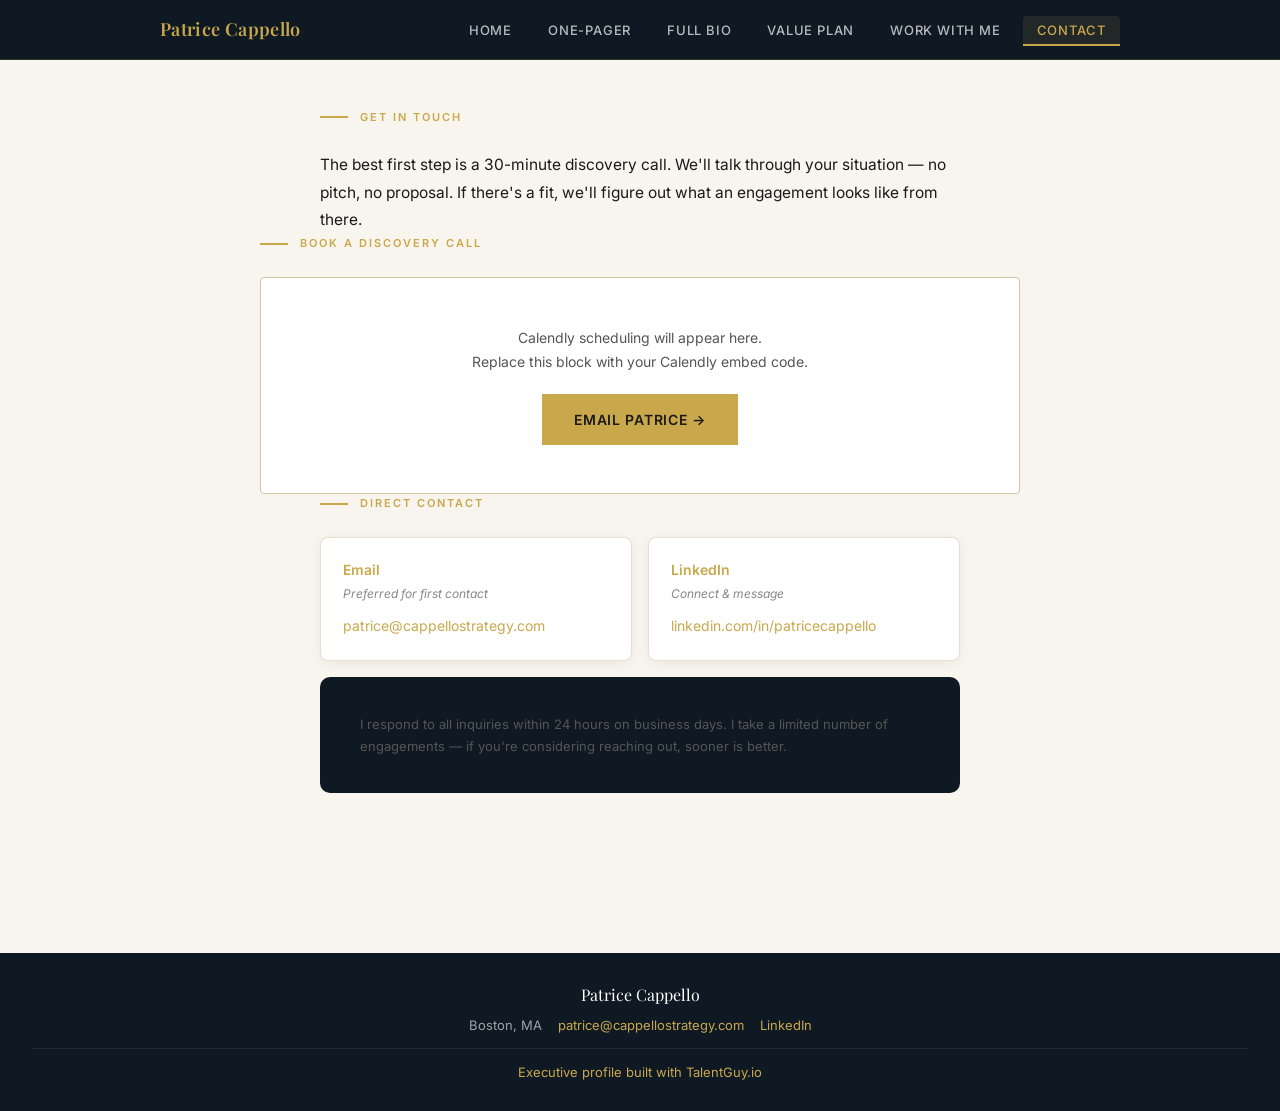
<file: contact.html>
<!DOCTYPE html>
<html lang="en">
<head>
  <meta charset="UTF-8">
  <meta name="viewport" content="width=device-width, initial-scale=1.0">
  <title>Patrice Cappello – Contact</title>
  <link rel="preconnect" href="https://fonts.googleapis.com">
  <link rel="preconnect" href="https://fonts.gstatic.com" crossorigin>
  <link href="https://fonts.googleapis.com/css2?family=Playfair+Display:ital,wght@0,400;0,600;1,400&family=Inter:wght@300;400;500;600&display=swap" rel="stylesheet">
  <link rel="stylesheet" href="styles.css">
</head>
<body>

<nav>
  <div class="nav-inner">
    <a href="index.html" class="nav-brand">Patrice Cappello</a>
    <button class="nav-toggle" onclick="this.nextElementSibling.classList.toggle('open')" aria-label="Menu">
      <span></span><span></span><span></span>
    </button>
    <ul class="nav-links">
      <li><a href="index.html">Home</a></li>
      <li><a href="onepager.html">One-Pager</a></li>
      <li><a href="bio.html">Full Bio</a></li>
      <li><a href="valueplan.html">Value Plan</a></li>
      <li><a href="services.html">Work With Me</a></li>
      <li><a href="contact.html" class="active">Contact</a></li>
    </ul>
  </div>
</nav>

<div class="page">

  <div class="content-section" style="padding-top: 48px; max-width: 640px; margin: 0 auto;">
    <p class="section-label">Get In Touch</p>
    <div class="prose">
      <p>The best first step is a 30-minute discovery call. We'll talk through your situation — no pitch, no proposal. If there's a fit, we'll figure out what an engagement looks like from there.</p>
    </div>
  </div>

  <!-- CALENDLY EMBED -->
  <div class="content-section" style="max-width: 760px; margin: 0 auto;">
    <p class="section-label">Book a Discovery Call</p>

    <!-- Replace the div below with your Calendly embed script -->
    <div style="background: var(--card-bg); border: 1px solid var(--divider); padding: 48px 32px; text-align: center; border-radius: 4px;">
      <p style="font-family: 'Inter', sans-serif; font-size: 14px; color: var(--text-light); margin: 0 0 20px;">
        Calendly scheduling will appear here.<br>
        Replace this block with your Calendly embed code.
      </p>
      <!-- CALENDLY INLINE WIDGET — paste your embed code here:
      <div class="calendly-inline-widget" data-url="https://calendly.com/YOUR_LINK" style="min-width:320px;height:630px;"></div>
      <script type="text/javascript" src="https://assets.calendly.com/assets/external/widget.js" async></script>
      -->
      <a href="mailto:patrice@cappellostrategy.com"
         style="display: inline-block; background: var(--gold); color: #1a1a1a; font-family: 'Inter', sans-serif; font-weight: 600; font-size: 14px; padding: 14px 32px; text-decoration: none; letter-spacing: 0.05em; text-transform: uppercase;">
        Email Patrice →
      </a>
    </div>
  </div>

  <!-- DIRECT CONTACT -->
  <div class="content-section" style="max-width: 640px; margin: 0 auto;">
    <p class="section-label">Direct Contact</p>
    <div class="career-grid" style="grid-template-columns: 1fr 1fr;">

      <div class="career-card">
        <div class="career-card-title">Email</div>
        <div class="career-card-company" style="margin-bottom: 8px;">Preferred for first contact</div>
        <a href="mailto:patrice@cappellostrategy.com"
           style="color: var(--gold); font-family: 'Inter', sans-serif; font-size: 14px; text-decoration: none;">
          patrice@cappellostrategy.com
        </a>
      </div>

      <div class="career-card">
        <div class="career-card-title">LinkedIn</div>
        <div class="career-card-company" style="margin-bottom: 8px;">Connect &amp; message</div>
        <a href="https://linkedin.com/in/patricecappello" target="_blank"
           style="color: var(--gold); font-family: 'Inter', sans-serif; font-size: 14px; text-decoration: none;">
          linkedin.com/in/patricecappello
        </a>
      </div>

    </div>
  </div>

  <!-- RESPONSE NOTE -->
  <div class="content-section" style="max-width: 640px; margin: 0 auto;">
    <div class="looking-for">
      <p style="font-family: 'Inter', sans-serif; font-size: 13px; color: var(--text-light); line-height: 1.7; margin: 0;">
        I respond to all inquiries within 24 hours on business days. I take a limited number of engagements — if you're considering reaching out, sooner is better.
      </p>
    </div>
  </div>

</div>

<footer>
  <div class="footer-name">Patrice Cappello</div>
  <div class="footer-contact">
    <span>Boston, MA</span>
    <a href="mailto:patrice@cappellostrategy.com">patrice@cappellostrategy.com</a>
    <a href="https://linkedin.com/in/patricecappello" target="_blank">LinkedIn</a>
  </div>
  <div class="footer-credit">Executive profile built with <a href="https://talentguy.io/products/brand-kit/executive-site" target="_blank">TalentGuy.io</a></div>
</footer>

</body>
</html>
</file>
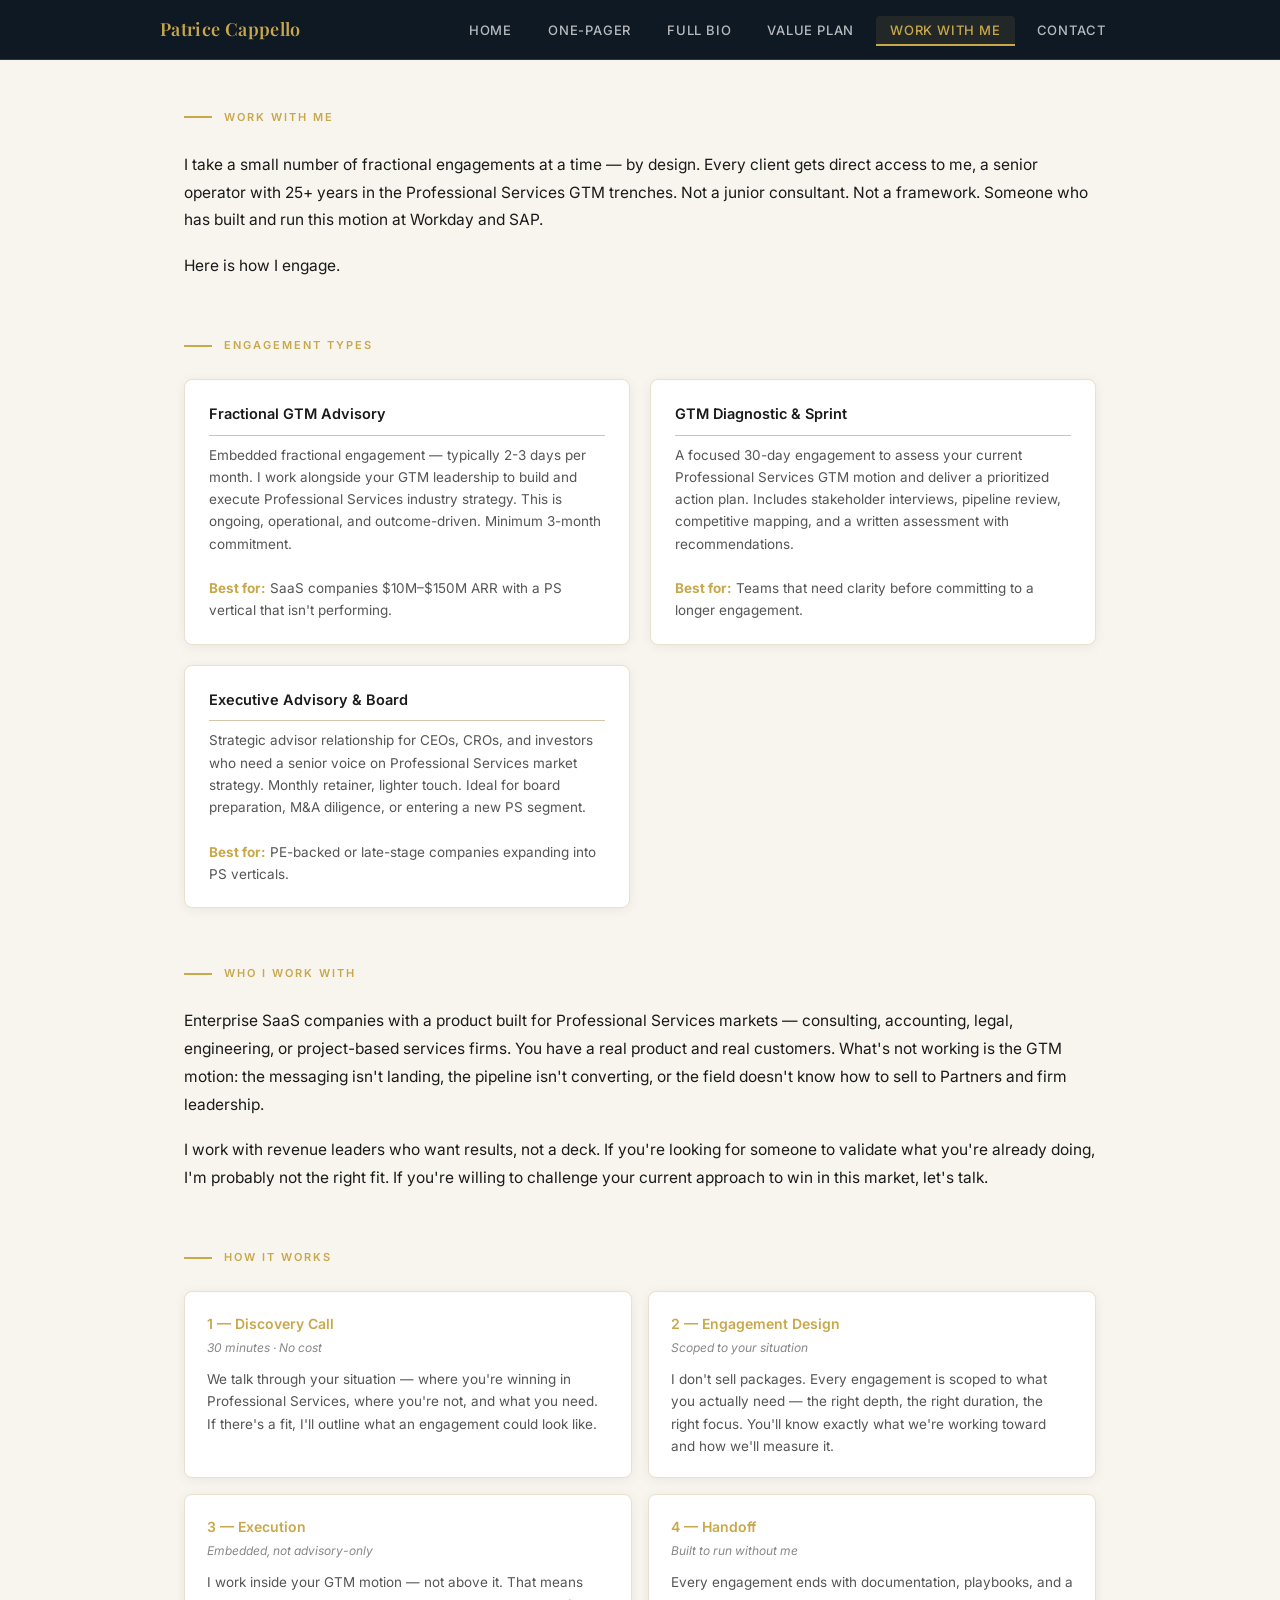
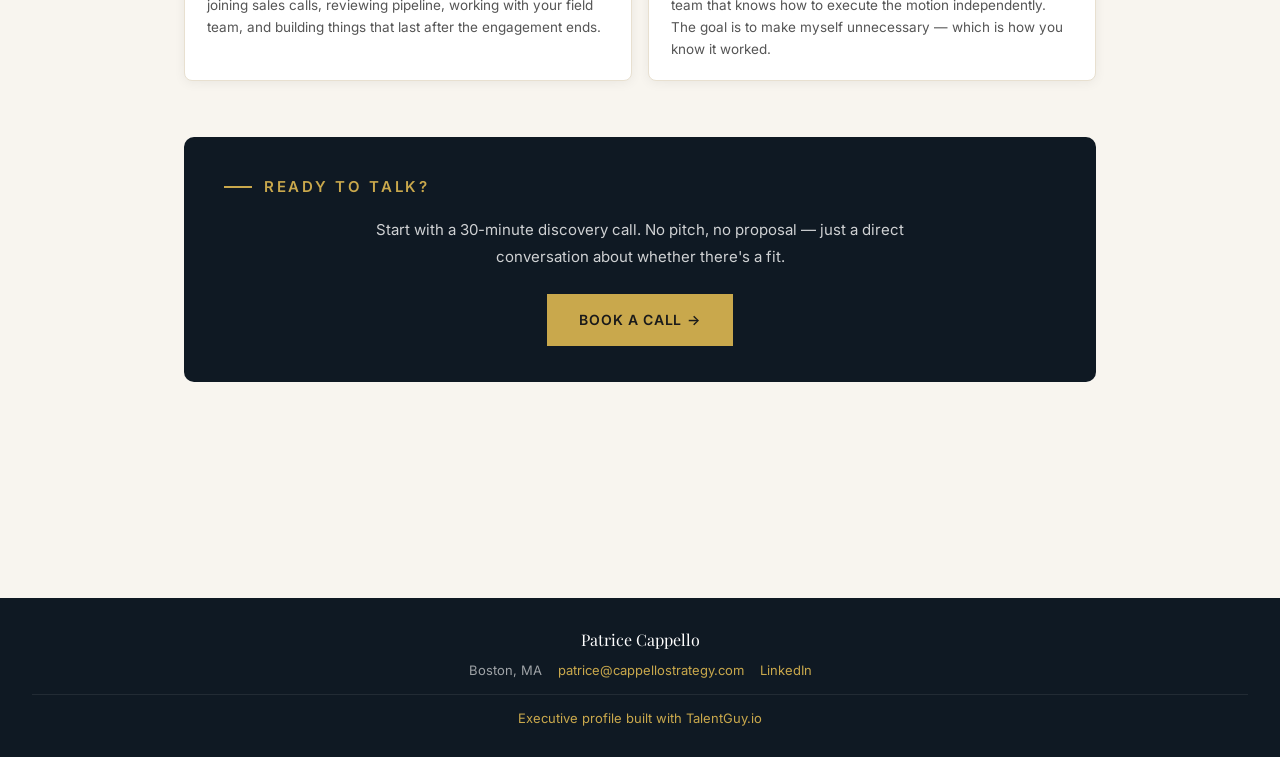
<file: services.html>
<!DOCTYPE html>
<html lang="en">
<head>
  <meta charset="UTF-8">
  <meta name="viewport" content="width=device-width, initial-scale=1.0">
  <title>Patrice Cappello – Work With Me</title>
  <link rel="preconnect" href="https://fonts.googleapis.com">
  <link rel="preconnect" href="https://fonts.gstatic.com" crossorigin>
  <link href="https://fonts.googleapis.com/css2?family=Playfair+Display:ital,wght@0,400;0,600;1,400&family=Inter:wght@300;400;500;600&display=swap" rel="stylesheet">
  <link rel="stylesheet" href="styles.css">
</head>
<body>

<nav>
  <div class="nav-inner">
    <a href="index.html" class="nav-brand">Patrice Cappello</a>
    <button class="nav-toggle" onclick="this.nextElementSibling.classList.toggle('open')" aria-label="Menu">
      <span></span><span></span><span></span>
    </button>
    <ul class="nav-links">
      <li><a href="index.html">Home</a></li>
      <li><a href="onepager.html">One-Pager</a></li>
      <li><a href="bio.html">Full Bio</a></li>
      <li><a href="valueplan.html">Value Plan</a></li>
      <li><a href="services.html" class="active">Work With Me</a></li>
      <li><a href="contact.html">Contact</a></li>
    </ul>
  </div>
</nav>

<div class="page">

  <div class="content-section" style="padding-top: 48px;">
    <p class="section-label">Work With Me</p>
    <div class="prose">
      <p>I take a small number of fractional engagements at a time — by design. Every client gets direct access to me, a senior operator with 25+ years in the Professional Services GTM trenches. Not a junior consultant. Not a framework. Someone who has built and run this motion at Workday and SAP.</p>
      <p>Here is how I engage.</p>
    </div>
  </div>

  <!-- ENGAGEMENT TYPES -->
  <div class="content-section">
    <p class="section-label">Engagement Types</p>
    <div class="expertise-grid">

      <div class="expertise-card">
        <div class="expertise-title">Fractional GTM Advisory</div>
        <div class="expertise-body">
          Embedded fractional engagement — typically 2-3 days per month. I work alongside your GTM leadership to build and execute Professional Services industry strategy. This is ongoing, operational, and outcome-driven. Minimum 3-month commitment.
          <br><br>
          <strong style="color: var(--gold);">Best for:</strong> SaaS companies $10M–$150M ARR with a PS vertical that isn't performing.
        </div>
      </div>

      <div class="expertise-card">
        <div class="expertise-title">GTM Diagnostic &amp; Sprint</div>
        <div class="expertise-body">
          A focused 30-day engagement to assess your current Professional Services GTM motion and deliver a prioritized action plan. Includes stakeholder interviews, pipeline review, competitive mapping, and a written assessment with recommendations.
          <br><br>
          <strong style="color: var(--gold);">Best for:</strong> Teams that need clarity before committing to a longer engagement.
        </div>
      </div>

      <div class="expertise-card">
        <div class="expertise-title">Executive Advisory &amp; Board</div>
        <div class="expertise-body">
          Strategic advisor relationship for CEOs, CROs, and investors who need a senior voice on Professional Services market strategy. Monthly retainer, lighter touch. Ideal for board preparation, M&amp;A diligence, or entering a new PS segment.
          <br><br>
          <strong style="color: var(--gold);">Best for:</strong> PE-backed or late-stage companies expanding into PS verticals.
        </div>
      </div>

    </div>
  </div>

  <!-- WHO I WORK WITH -->
  <div class="content-section">
    <p class="section-label">Who I Work With</p>
    <div class="prose">
      <p>Enterprise SaaS companies with a product built for Professional Services markets — consulting, accounting, legal, engineering, or project-based services firms. You have a real product and real customers. What's not working is the GTM motion: the messaging isn't landing, the pipeline isn't converting, or the field doesn't know how to sell to Partners and firm leadership.</p>
      <p>I work with revenue leaders who want results, not a deck. If you're looking for someone to validate what you're already doing, I'm probably not the right fit. If you're willing to challenge your current approach to win in this market, let's talk.</p>
    </div>
  </div>

  <!-- HOW IT WORKS -->
  <div class="content-section">
    <p class="section-label">How It Works</p>
    <div class="career-grid">

      <div class="career-card">
        <div class="career-card-title">1 — Discovery Call</div>
        <div class="career-card-company">30 minutes · No cost</div>
        <p>We talk through your situation — where you're winning in Professional Services, where you're not, and what you need. If there's a fit, I'll outline what an engagement could look like.</p>
      </div>

      <div class="career-card">
        <div class="career-card-title">2 — Engagement Design</div>
        <div class="career-card-company">Scoped to your situation</div>
        <p>I don't sell packages. Every engagement is scoped to what you actually need — the right depth, the right duration, the right focus. You'll know exactly what we're working toward and how we'll measure it.</p>
      </div>

      <div class="career-card">
        <div class="career-card-title">3 — Execution</div>
        <div class="career-card-company">Embedded, not advisory-only</div>
        <p>I work inside your GTM motion — not above it. That means joining sales calls, reviewing pipeline, working with your field team, and building things that last after the engagement ends.</p>
      </div>

      <div class="career-card">
        <div class="career-card-title">4 — Handoff</div>
        <div class="career-card-company">Built to run without me</div>
        <p>Every engagement ends with documentation, playbooks, and a team that knows how to execute the motion independently. The goal is to make myself unnecessary — which is how you know it worked.</p>
      </div>

    </div>
  </div>

  <!-- CTA -->
  <div class="content-section">
    <div class="looking-for" style="text-align: center;">
      <p class="section-label">Ready to Talk?</p>
      <p style="max-width: 560px; margin: 0 auto 24px;">Start with a 30-minute discovery call. No pitch, no proposal — just a direct conversation about whether there's a fit.</p>
      <a href="contact.html" style="display: inline-block; background: var(--gold); color: #1a1a1a; font-family: 'Inter', sans-serif; font-weight: 600; font-size: 14px; padding: 14px 32px; text-decoration: none; letter-spacing: 0.05em; text-transform: uppercase;">Book a Call →</a>
    </div>
  </div>

</div>

<footer>
  <div class="footer-name">Patrice Cappello</div>
  <div class="footer-contact">
    <span>Boston, MA</span>
    <a href="mailto:patrice@cappellostrategy.com">patrice@cappellostrategy.com</a>
    <a href="https://linkedin.com/in/patricecappello" target="_blank">LinkedIn</a>
  </div>
  <div class="footer-credit">Executive profile built with <a href="https://talentguy.io/products/brand-kit/executive-site" target="_blank">TalentGuy.io</a></div>
</footer>

</body>
</html>
</file>
<file: styles.css>
/* ============================================================
   TALENTGUY.IO — Executive Site Template
   Shared Stylesheet

   THEMING: Change CSS variables in :root to rebrand per client.
   ============================================================ */

:root {
  --nav-bg: #0F1923;
  --nav-text: #ffffff;
  --gold: #C9A84C;
  --gold-hover: #E8D5A3;
  --gold-dim: rgba(201, 168, 76, 0.15);
  --bg: #F8F5EF;
  --bg-dark: #0F1923;
  --text: #1A1A1A;
  --text-light: #555555;
  --text-muted: #888888;
  --divider: #D4C5A9;
  --card-bg: #FFFFFF;
  --card-border: #E8E0D0;
  --card-shadow: 0 2px 12px rgba(0,0,0,0.06);
  --card-shadow-hover: 0 6px 24px rgba(0,0,0,0.12);
  --max-width: 960px;
  --font-display: 'Playfair Display', Georgia, 'Times New Roman', serif;
  --font-body: 'Inter', 'Helvetica Neue', Arial, sans-serif;
  --nav-height: 60px;
}

/* ============================================================
   RESET & BASE
   ============================================================ */

*, *::before, *::after { box-sizing: border-box; margin: 0; padding: 0; }

html { scroll-behavior: smooth; }

body {
  font-family: var(--font-body);
  background: var(--bg);
  color: var(--text);
  font-size: 16px;
  line-height: 1.7;
  -webkit-font-smoothing: antialiased;
}

a { color: var(--gold); text-decoration: none; transition: color 0.2s; }
a:hover { color: var(--gold-hover); }

img { max-width: 100%; display: block; }

/* ============================================================
   TYPOGRAPHY
   ============================================================ */

h1, h2, h3 { font-family: var(--font-display); font-weight: 600; line-height: 1.2; }

.section-label {
  font-family: var(--font-body);
  font-size: 11px;
  font-weight: 600;
  letter-spacing: 0.18em;
  text-transform: uppercase;
  color: var(--gold);
  display: flex;
  align-items: center;
  gap: 12px;
  margin-bottom: 24px;
}

.section-label::before {
  content: '';
  display: inline-block;
  width: 28px;
  height: 2px;
  background: var(--gold);
  flex-shrink: 0;
}

/* ============================================================
   NAVIGATION
   ============================================================ */

nav {
  position: sticky;
  top: 0;
  z-index: 100;
  background: var(--nav-bg);
  height: var(--nav-height);
  display: flex;
  align-items: center;
  padding: 0 32px;
  border-bottom: 1px solid rgba(201,168,76,0.2);
}

.nav-inner {
  max-width: var(--max-width);
  width: 100%;
  margin: 0 auto;
  display: flex;
  align-items: center;
  justify-content: space-between;
}

.nav-brand {
  font-family: var(--font-display);
  font-size: 18px;
  color: var(--gold);
  font-weight: 600;
  letter-spacing: 0.02em;
  white-space: nowrap;
}

.nav-links {
  display: flex;
  gap: 8px;
  list-style: none;
}

.nav-links a {
  font-family: var(--font-body);
  font-size: 13px;
  font-weight: 500;
  letter-spacing: 0.06em;
  text-transform: uppercase;
  color: rgba(255,255,255,0.7);
  padding: 6px 14px;
  border-radius: 4px;
  transition: all 0.2s;
}

.nav-links a:hover,
.nav-links a.active {
  color: var(--gold);
  background: rgba(201,168,76,0.1);
}

.nav-links a.active {
  border-bottom: 2px solid var(--gold);
  border-radius: 4px 4px 0 0;
}

/* Hamburger (mobile) */
.nav-toggle {
  display: none;
  background: none;
  border: none;
  cursor: pointer;
  padding: 4px;
  color: rgba(255,255,255,0.8);
}

.nav-toggle span {
  display: block;
  width: 22px;
  height: 2px;
  background: currentColor;
  margin: 5px 0;
  transition: all 0.3s;
}

/* ============================================================
   PAGE WRAPPER
   ============================================================ */

.page {
  max-width: var(--max-width);
  margin: 0 auto;
  padding: 0 24px 80px;
}

/* ============================================================
   HERO SECTION
   ============================================================ */

.hero {
  padding: 56px 0 40px;
  display: flex;
  align-items: center;
  gap: 40px;
}

.hero-photo-wrap {
  flex-shrink: 0;
}

.hero-photo {
  width: 120px;
  height: 120px;
  border-radius: 50%;
  object-fit: cover;
  border: 3px solid var(--gold);
  box-shadow: 0 0 0 6px var(--gold-dim);
}

.hero-photo-placeholder {
  width: 120px;
  height: 120px;
  border-radius: 50%;
  background: var(--gold-dim);
  border: 3px solid var(--gold);
  box-shadow: 0 0 0 6px var(--gold-dim);
  display: flex;
  align-items: center;
  justify-content: center;
  font-size: 40px;
  color: var(--gold);
  font-family: var(--font-display);
}

.hero-text h1 {
  font-size: clamp(32px, 5vw, 52px);
  color: var(--text);
  margin-bottom: 6px;
}

.hero-text h1 em {
  color: var(--gold);
  font-style: italic;
}

.hero-subtitle {
  font-size: 11px;
  letter-spacing: 0.18em;
  text-transform: uppercase;
  color: var(--text-muted);
  margin-bottom: 10px;
  font-weight: 500;
}

.hero-tags {
  font-size: 14px;
  color: var(--text-light);
  font-style: italic;
  margin-bottom: 14px;
  line-height: 1.5;
}

.hero-contact {
  font-size: 13px;
  color: var(--text-muted);
  display: flex;
  flex-wrap: wrap;
  gap: 6px 16px;
  align-items: center;
}

.hero-contact a { color: var(--gold); font-weight: 500; }
.hero-contact a:hover { color: var(--gold-hover); }
.hero-contact .sep { color: var(--divider); }

.hero-divider {
  border: none;
  border-top: 1px solid var(--divider);
  margin: 0 0 0;
}

/* ============================================================
   STATS BAR
   ============================================================ */

.stats-bar {
  display: grid;
  grid-template-columns: repeat(4, 1fr);
  border: 1px solid var(--card-border);
  border-radius: 8px;
  overflow: hidden;
  margin: 32px 0;
  background: var(--card-bg);
  box-shadow: var(--card-shadow);
}

.stat {
  padding: 24px 20px;
  text-align: center;
  border-right: 1px solid var(--card-border);
}

.stat:last-child { border-right: none; }

.stat-number {
  font-family: var(--font-display);
  font-size: 32px;
  font-weight: 600;
  color: var(--gold);
  line-height: 1;
  margin-bottom: 6px;
}

.stat-label {
  font-size: 10px;
  font-weight: 700;
  letter-spacing: 0.12em;
  text-transform: uppercase;
  color: var(--text);
  margin-bottom: 3px;
}

.stat-sub {
  font-size: 11px;
  color: var(--text-muted);
  font-style: italic;
}

/* ============================================================
   POSITIONING STATEMENT
   ============================================================ */

.positioning {
  font-size: 17px;
  line-height: 1.75;
  color: var(--text);
  text-align: center;
  max-width: 760px;
  margin: 0 auto 48px;
  padding: 0 16px;
}

.positioning strong { font-weight: 600; }

/* ============================================================
   DOCUMENT CARDS (Home page)
   ============================================================ */

.doc-cards {
  display: flex;
  flex-direction: column;
  gap: 12px;
}

.doc-card {
  display: flex;
  align-items: center;
  gap: 20px;
  padding: 22px 28px;
  background: var(--card-bg);
  border: 1px solid var(--card-border);
  border-radius: 8px;
  box-shadow: var(--card-shadow);
  transition: all 0.25s;
  color: var(--text);
}

.doc-card:hover {
  box-shadow: var(--card-shadow-hover);
  border-color: var(--gold);
  transform: translateY(-1px);
  color: var(--text);
}

.doc-icon {
  font-size: 28px;
  flex-shrink: 0;
  width: 48px;
  text-align: center;
}

.doc-info { flex: 1; }

.doc-title {
  font-weight: 600;
  font-size: 16px;
  color: var(--text);
  margin-bottom: 3px;
}

.doc-desc {
  font-size: 13px;
  color: var(--text-muted);
}

.doc-cta {
  font-size: 12px;
  font-weight: 600;
  letter-spacing: 0.08em;
  text-transform: uppercase;
  color: var(--gold);
  white-space: nowrap;
  flex-shrink: 0;
}

/* ============================================================
   CONTENT SECTIONS
   ============================================================ */

.content-section {
  margin-bottom: 56px;
}

.prose {
  font-size: 15.5px;
  line-height: 1.8;
  color: var(--text);
}

.prose p { margin-bottom: 18px; }
.prose p:last-child { margin-bottom: 0; }
.prose strong { font-weight: 600; }

/* ============================================================
   COMPETENCIES GRID
   ============================================================ */

.competencies-grid {
  display: grid;
  grid-template-columns: 1fr 1fr;
  gap: 0;
  border: 1px solid var(--card-border);
  border-radius: 8px;
  overflow: hidden;
  background: var(--card-bg);
  box-shadow: var(--card-shadow);
}

.competency {
  padding: 14px 20px;
  font-size: 14px;
  color: var(--text);
  border-bottom: 1px solid var(--card-border);
  border-right: 1px solid var(--card-border);
  display: flex;
  align-items: center;
  gap: 10px;
}

.competency:nth-child(even) { border-right: none; }
.competency:nth-last-child(-n+2) { border-bottom: none; }

.competency::before {
  content: '›';
  color: var(--gold);
  font-size: 18px;
  font-weight: 700;
  flex-shrink: 0;
}

/* ============================================================
   CAREER HIGHLIGHTS GRID (One-Pager)
   ============================================================ */

.career-grid {
  display: grid;
  grid-template-columns: 1fr 1fr;
  gap: 16px;
}

.career-card {
  background: var(--card-bg);
  border: 1px solid var(--card-border);
  border-radius: 8px;
  padding: 20px 22px;
  box-shadow: var(--card-shadow);
}

.career-card-title {
  font-weight: 600;
  font-size: 14px;
  color: var(--gold);
  margin-bottom: 2px;
}

.career-card-company {
  font-size: 12px;
  color: var(--text-muted);
  margin-bottom: 10px;
  font-style: italic;
}

.career-card p {
  font-size: 13.5px;
  line-height: 1.65;
  color: var(--text-light);
}

/* ============================================================
   CAREER HISTORY (Bio page - detailed)
   ============================================================ */

.career-history { display: flex; flex-direction: column; gap: 36px; }

.career-entry {}

.career-entry-header {
  display: flex;
  justify-content: space-between;
  align-items: flex-start;
  margin-bottom: 10px;
  flex-wrap: wrap;
  gap: 4px;
}

.career-entry-company {
  font-size: 13px;
  font-weight: 700;
  letter-spacing: 0.1em;
  text-transform: uppercase;
  color: var(--gold);
  margin-bottom: 2px;
}

.career-entry-title {
  font-size: 15px;
  font-weight: 600;
  color: var(--text);
}

.career-entry-years {
  font-size: 12px;
  color: var(--text-muted);
  font-style: italic;
  white-space: nowrap;
}

.career-entry-body {
  font-size: 14.5px;
  line-height: 1.75;
  color: var(--text-light);
}

.career-divider {
  border: none;
  border-top: 1px solid var(--divider);
  margin-top: 36px;
}

/* ============================================================
   EXPERTISE AREAS (Bio page)
   ============================================================ */

.expertise-grid {
  display: grid;
  grid-template-columns: 1fr 1fr;
  gap: 20px;
}

.expertise-card {
  background: var(--card-bg);
  border: 1px solid var(--card-border);
  border-radius: 8px;
  padding: 22px 24px;
  box-shadow: var(--card-shadow);
}

.expertise-title {
  font-weight: 600;
  font-size: 14.5px;
  color: var(--text);
  margin-bottom: 8px;
  padding-bottom: 8px;
  border-bottom: 1px solid var(--divider);
}

.expertise-body {
  font-size: 13.5px;
  line-height: 1.65;
  color: var(--text-light);
}

/* ============================================================
   VALUE PLAN (Day cards)
   ============================================================ */

.value-plan { display: flex; flex-direction: column; gap: 32px; }

.day-card {
  border-radius: 10px;
  overflow: hidden;
  box-shadow: var(--card-shadow);
  border: 1px solid var(--card-border);
}

.day-card-header {
  background: var(--nav-bg);
  color: white;
  padding: 20px 28px;
}

.day-number {
  font-family: var(--font-display);
  font-size: 36px;
  color: var(--gold);
  font-weight: 600;
  line-height: 1;
  margin-bottom: 4px;
}

.day-theme {
  font-size: 11px;
  letter-spacing: 0.16em;
  text-transform: uppercase;
  color: rgba(255,255,255,0.6);
  font-weight: 500;
}

.day-card-body {
  background: var(--card-bg);
  padding: 24px 28px;
}

.day-section-label {
  font-size: 10px;
  font-weight: 700;
  letter-spacing: 0.14em;
  text-transform: uppercase;
  color: var(--gold);
  margin-bottom: 14px;
}

.day-bullets {
  list-style: none;
  display: flex;
  flex-direction: column;
  gap: 10px;
}

.day-bullets li {
  font-size: 14.5px;
  line-height: 1.65;
  color: var(--text);
  display: flex;
  gap: 14px;
  align-items: flex-start;
}

.day-bullets li::before {
  content: '—';
  color: var(--gold);
  flex-shrink: 0;
  margin-top: 1px;
}

/* ============================================================
   LOOKING FOR SECTION
   ============================================================ */

.looking-for {
  background: var(--nav-bg);
  color: white;
  border-radius: 10px;
  padding: 36px 40px;
  margin-top: 16px;
}

.looking-for .section-label {
  color: var(--gold);
}

.looking-for .section-label::before {
  background: var(--gold);
}

.looking-for p {
  font-size: 15px;
  line-height: 1.8;
  color: rgba(255,255,255,0.8);
  margin-bottom: 16px;
}

.looking-for p:last-child { margin-bottom: 0; }

.role-tags {
  display: flex;
  flex-wrap: wrap;
  gap: 8px;
  margin-top: 20px;
}

.role-tag {
  background: rgba(201,168,76,0.15);
  border: 1px solid rgba(201,168,76,0.3);
  color: var(--gold);
  padding: 6px 14px;
  border-radius: 20px;
  font-size: 12px;
  font-weight: 500;
}

/* ============================================================
   EDUCATION & CERTS
   ============================================================ */

.edu-section {
  background: var(--card-bg);
  border: 1px solid var(--card-border);
  border-radius: 8px;
  padding: 24px 28px;
  box-shadow: var(--card-shadow);
}

.edu-row {
  display: flex;
  flex-direction: column;
  gap: 6px;
  margin-bottom: 20px;
  padding-bottom: 20px;
  border-bottom: 1px solid var(--divider);
}

.edu-row:last-child {
  margin-bottom: 0;
  padding-bottom: 0;
  border-bottom: none;
}

.edu-label {
  font-size: 10px;
  font-weight: 700;
  letter-spacing: 0.14em;
  text-transform: uppercase;
  color: var(--gold);
}

.edu-items {
  font-size: 13.5px;
  color: var(--text);
  line-height: 1.7;
}

/* ============================================================
   FOOTER
   ============================================================ */

footer {
  background: var(--nav-bg);
  color: rgba(255,255,255,0.6);
  padding: 28px 32px;
  text-align: center;
  font-size: 13px;
  margin-top: 80px;
}

footer .footer-name {
  font-family: var(--font-display);
  font-size: 16px;
  color: white;
  margin-bottom: 6px;
}

footer .footer-contact {
  display: flex;
  justify-content: center;
  gap: 16px;
  flex-wrap: wrap;
  margin-bottom: 12px;
}

footer a { color: var(--gold); }
footer a:hover { color: var(--gold-hover); }

.footer-credit {
  font-size: 13px;
  color: var(--gold);
  margin-top: 12px;
  padding-top: 12px;
  border-top: 1px solid rgba(255,255,255,0.08);
}

.footer-credit a { color: var(--gold); }
.footer-credit a:hover { color: var(--gold-hover); }

/* ============================================================
   RESPONSIVE
   ============================================================ */

@media (max-width: 720px) {
  nav { padding: 0 20px; }

  .nav-links {
    display: none;
    position: absolute;
    top: var(--nav-height);
    left: 0;
    right: 0;
    background: var(--nav-bg);
    flex-direction: column;
    padding: 16px 20px 20px;
    border-bottom: 1px solid rgba(201,168,76,0.2);
    gap: 4px;
  }

  .nav-links.open { display: flex; }
  .nav-toggle { display: block; }

  .hero { flex-direction: column; gap: 24px; text-align: center; padding: 36px 0 28px; }
  .hero-contact { justify-content: center; }

  .stats-bar { grid-template-columns: 1fr 1fr; }
  .stat:nth-child(2) { border-right: none; }
  .stat:nth-child(3) { border-right: 1px solid var(--card-border); }
  .stat { border-bottom: 1px solid var(--card-border); }
  .stat:nth-child(3), .stat:nth-child(4) { border-bottom: none; }

  .competencies-grid { grid-template-columns: 1fr; }
  .competency { border-right: none !important; }
  .competency:nth-last-child(-n+2) { border-bottom: 1px solid var(--card-border); }
  .competency:last-child { border-bottom: none; }

  .career-grid { grid-template-columns: 1fr; }
  .expertise-grid { grid-template-columns: 1fr; }

  .looking-for { padding: 28px 24px; }

  .page { padding: 0 16px 60px; }
}

/* ============================================================
   PRINT STYLES (One-Pager only)
   ============================================================ */

@media print {
  nav, footer { display: none; }
  body { background: white; font-size: 12px; }
  .page { padding: 0; max-width: 100%; }
  .hero { padding: 20px 0 16px; }
  .hero-photo { width: 80px; height: 80px; }
  .stats-bar { margin: 16px 0; }
  .stat-number { font-size: 24px; }
  .content-section { margin-bottom: 24px; page-break-inside: avoid; }
  .career-grid { gap: 10px; }
  .career-card { padding: 12px 14px; }
  .day-card { page-break-inside: avoid; }
}
</file>
